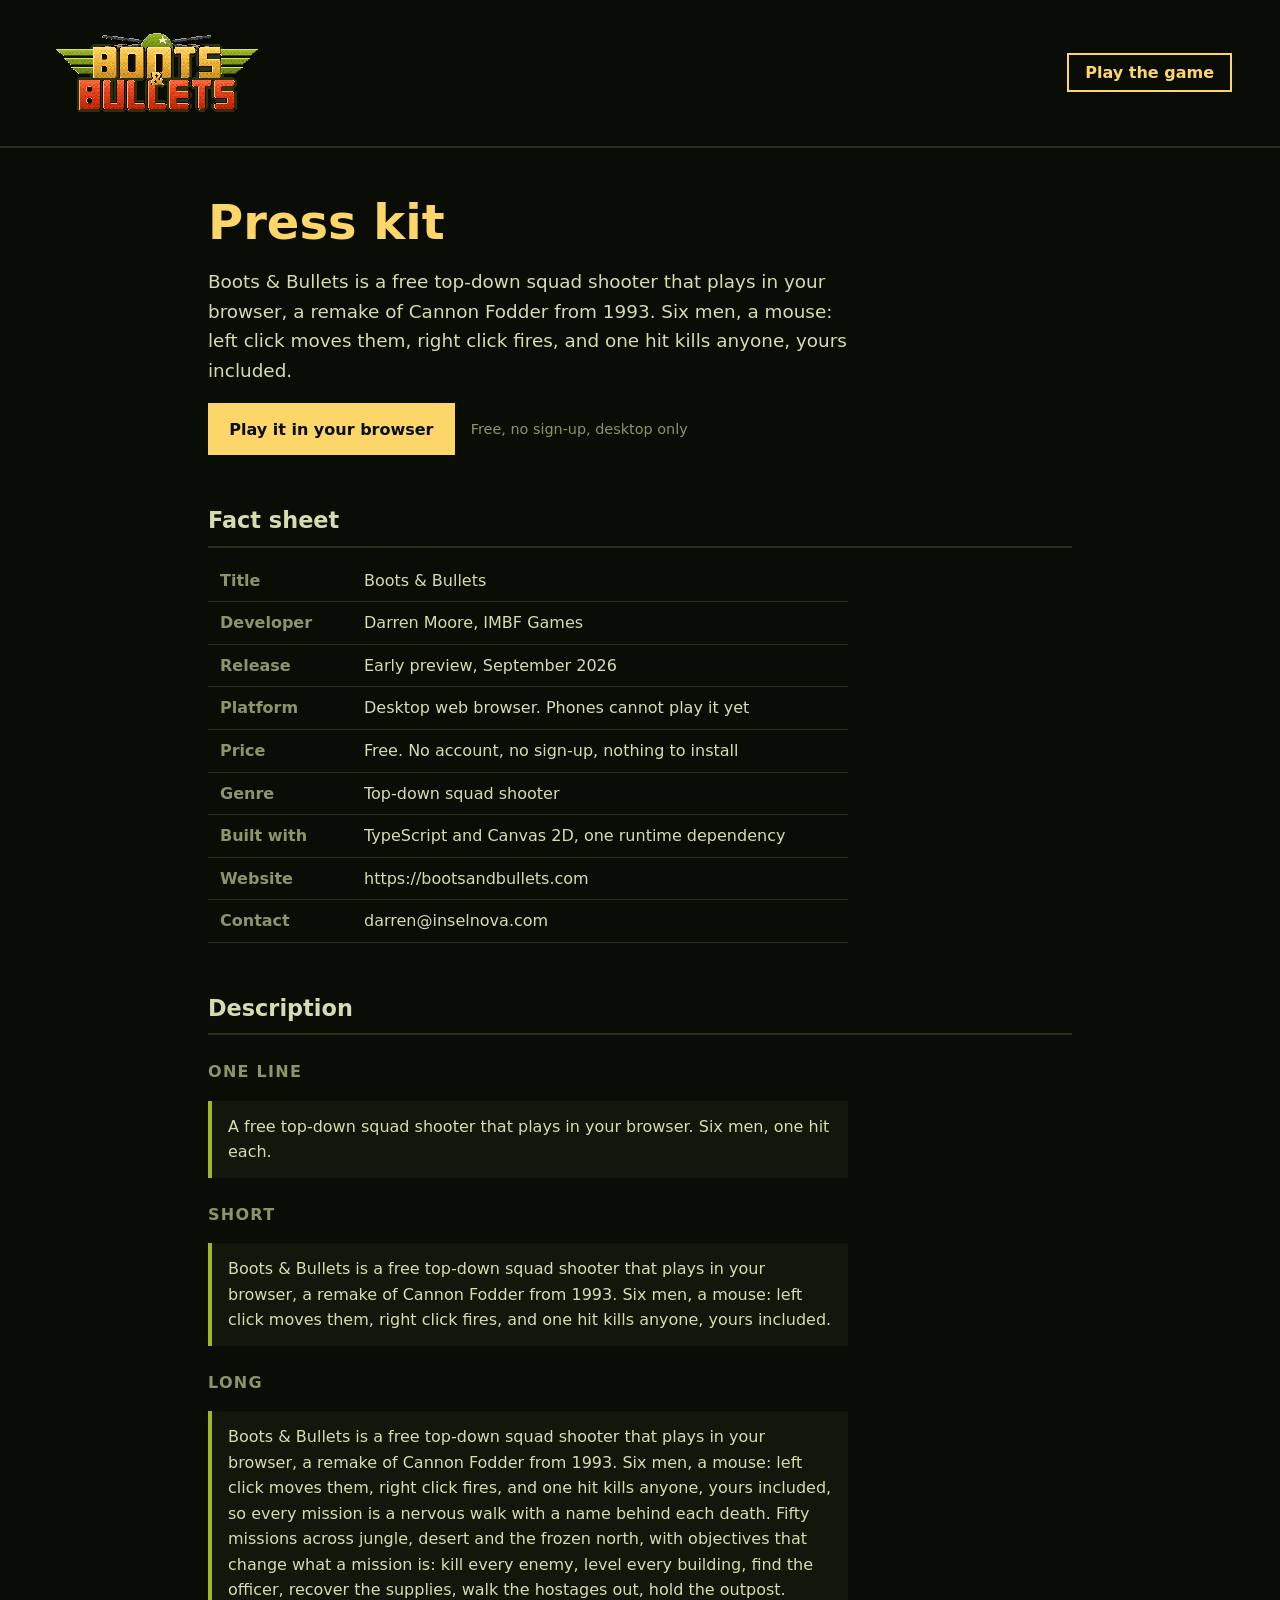
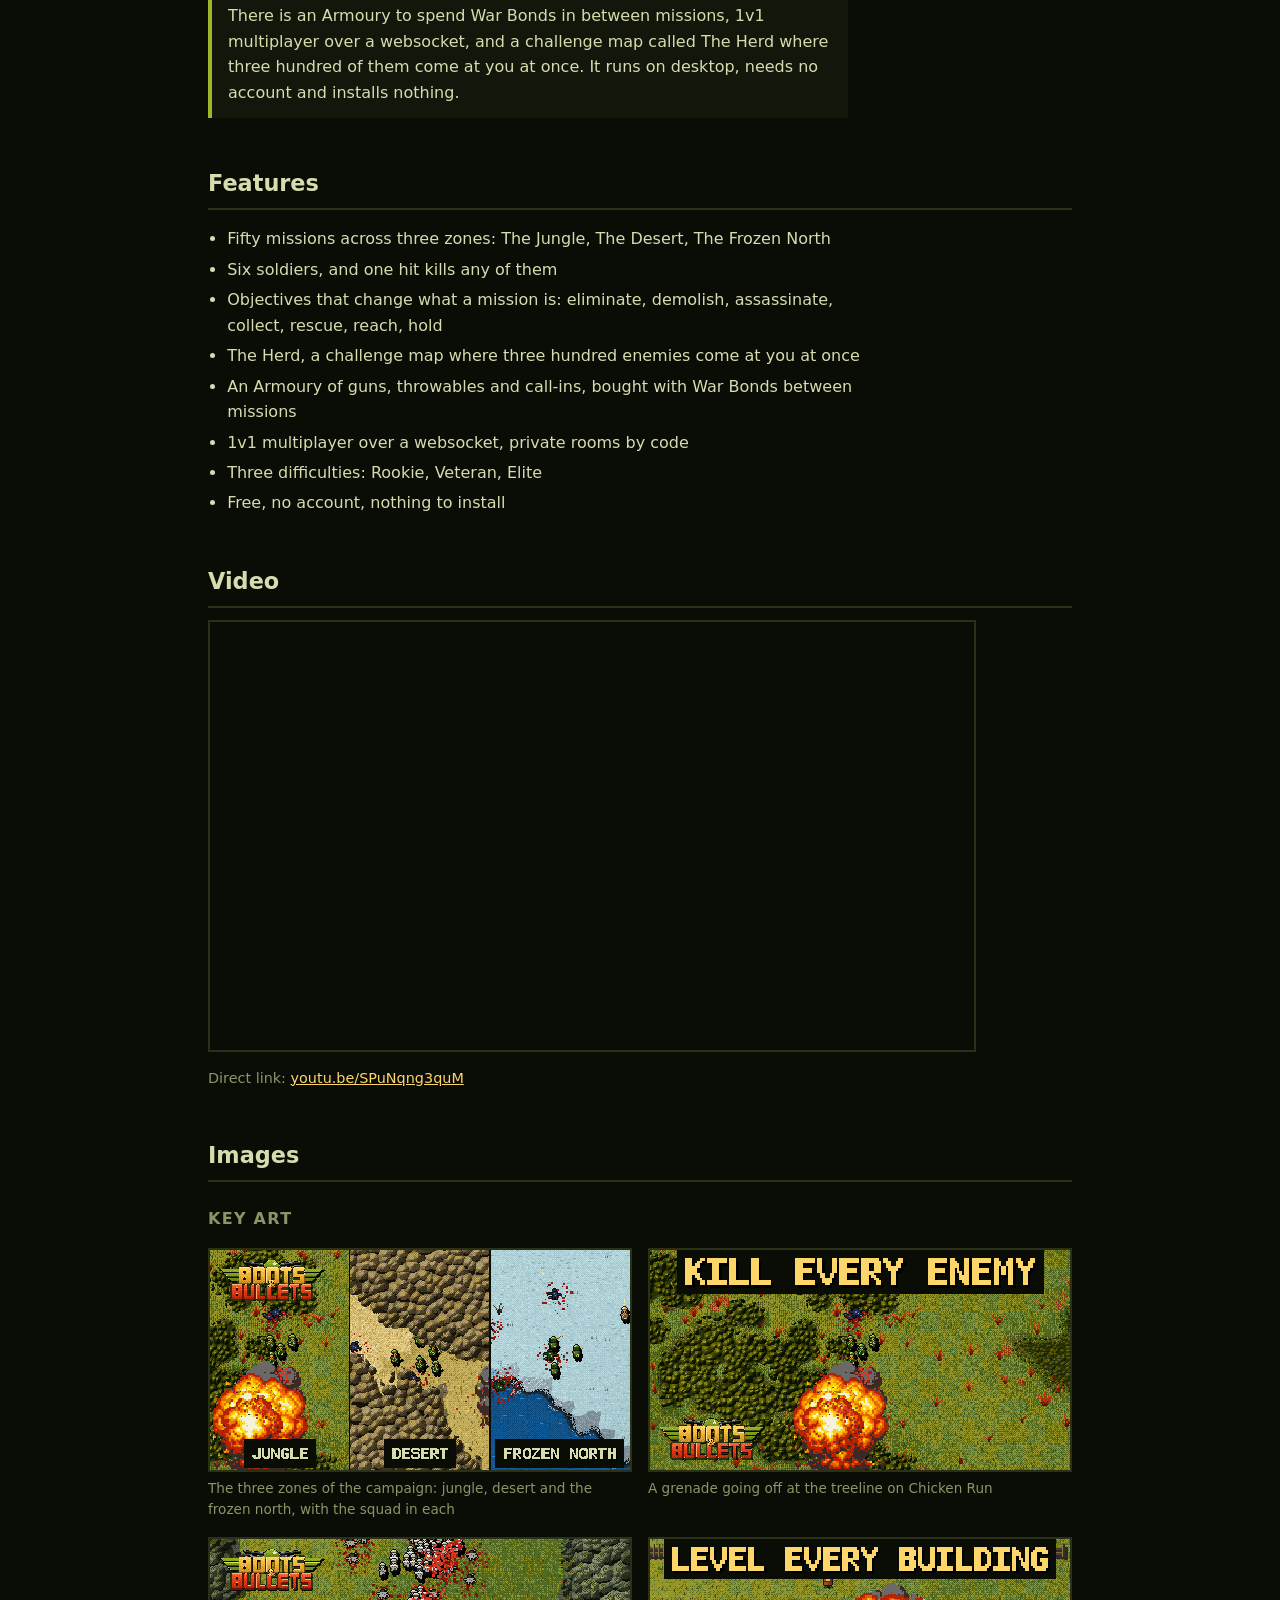
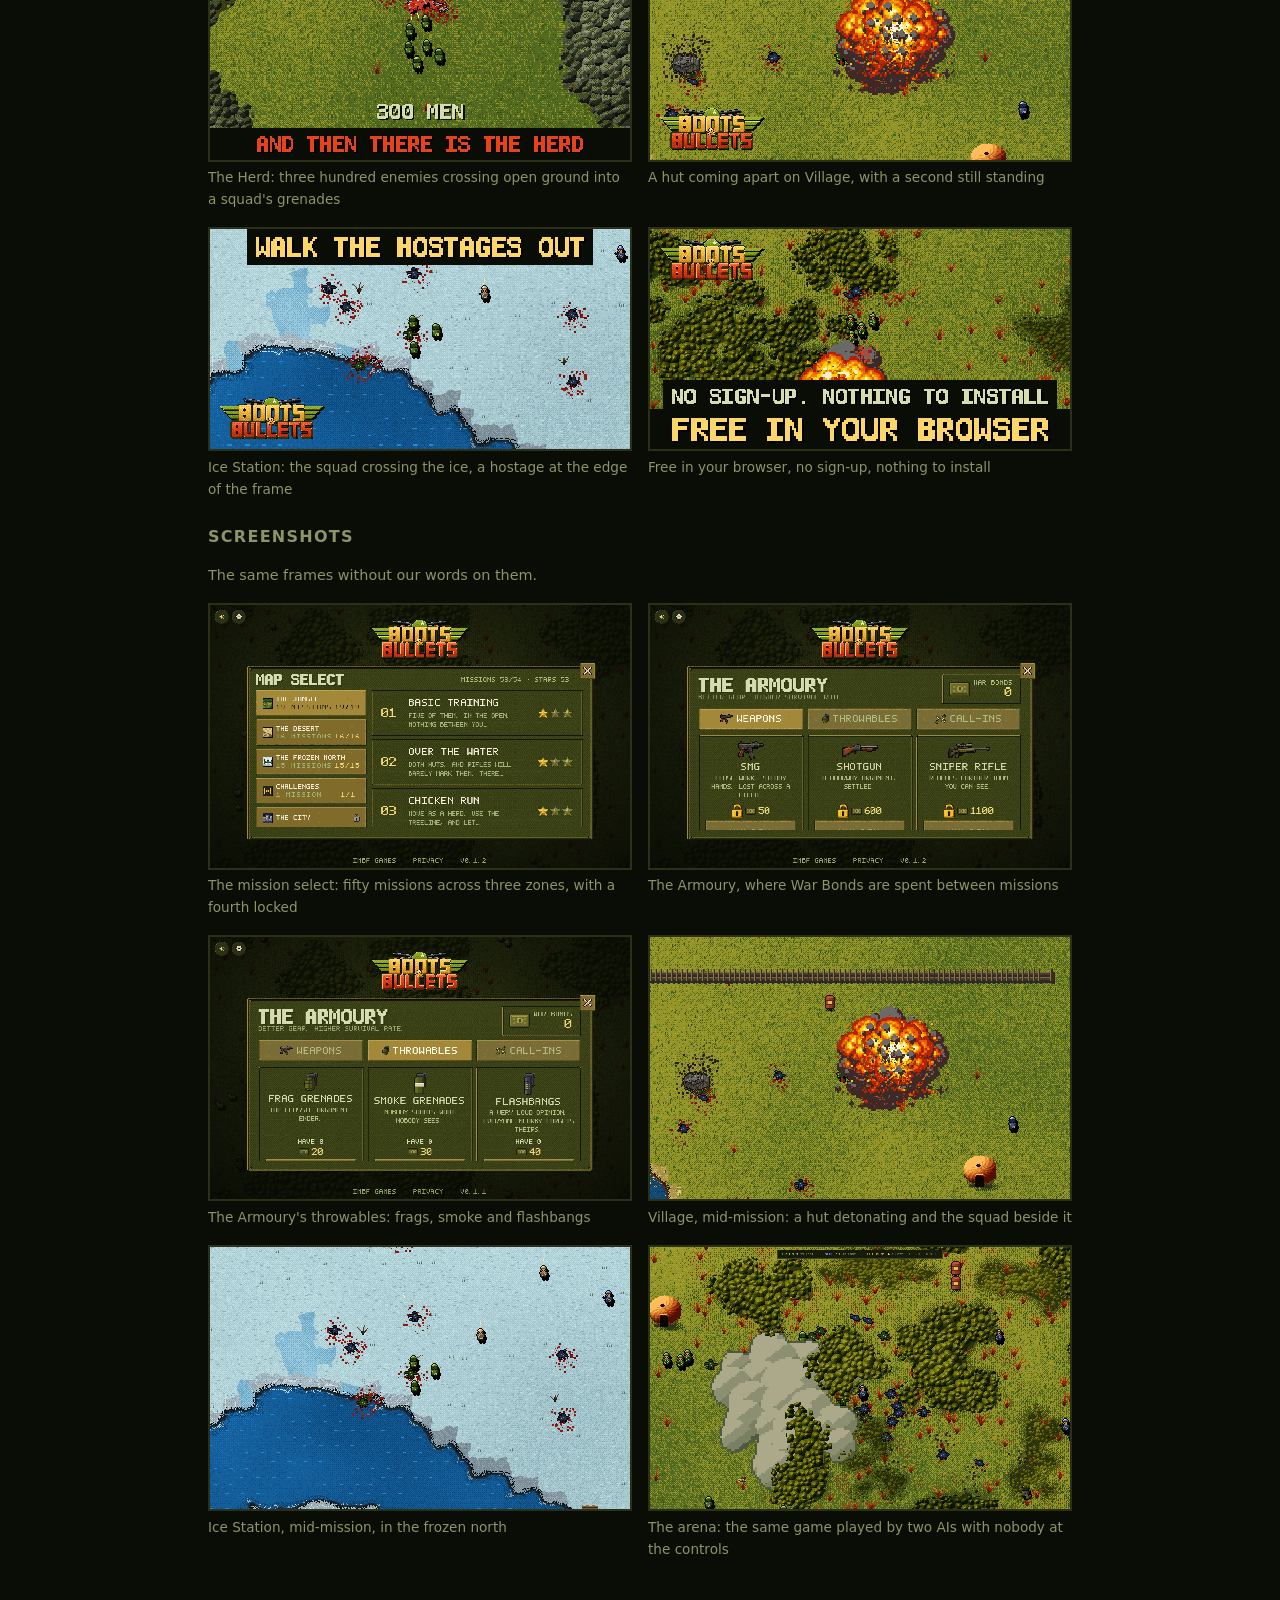
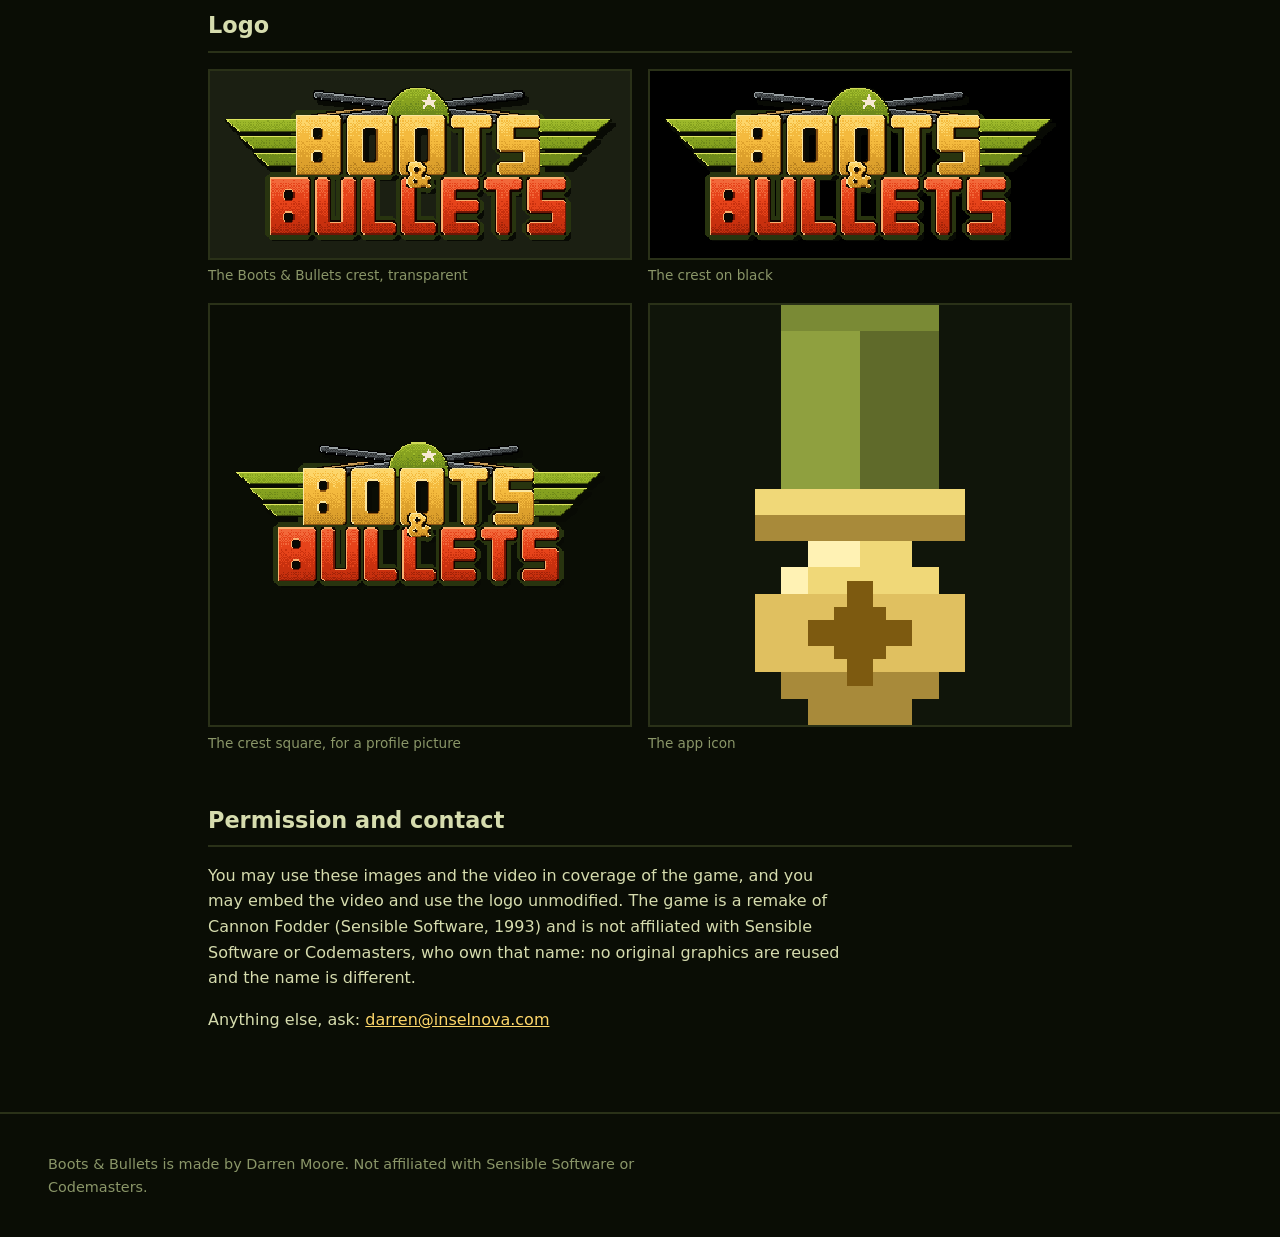
<file: press-kit/index.html>
<!doctype html>
<html lang="en">
<head>
<meta charset="utf-8">
<meta name="viewport" content="width=device-width, initial-scale=1">
<title>Press kit -- Boots &amp; Bullets</title>
<meta name="description" content="A free top-down squad shooter that plays in your browser, a remake of Cannon Fodder from 1993. Fact sheet, screenshots, video and brand assets.">
<link rel="canonical" href="https://bootsandbullets.com/press-kit/">
<meta name="robots" content="index, follow">
<meta property="og:type" content="website">
<meta property="og:site_name" content="Boots &amp; Bullets">
<meta property="og:title" content="Press kit -- Boots &amp; Bullets">
<meta property="og:description" content="A free top-down squad shooter that plays in your browser, a remake of Cannon Fodder from 1993. Fact sheet, screenshots, video and brand assets.">
<meta property="og:url" content="https://bootsandbullets.com/press-kit/">
<meta property="og:image" content="https://bootsandbullets.com/cover.png">
<meta name="twitter:card" content="summary_large_image">
<meta name="twitter:title" content="Press kit -- Boots &amp; Bullets">
<meta name="twitter:description" content="A free top-down squad shooter that plays in your browser, a remake of Cannon Fodder from 1993. Fact sheet, screenshots, video and brand assets.">
<meta name="twitter:image" content="https://bootsandbullets.com/cover.png">
<link rel="icon" href="/icons/favicon-32.png" sizes="32x32">
<link rel="apple-touch-icon" href="/icons/apple-touch-icon.png">
<style>/*
 * The marketing pages' one stylesheet. Hand-written, no framework, no CDN,
 * no webfont: a page for journalists loads instantly, works from a saved
 * copy, and prints.
 *
 * It is NOT the game's stylesheet. The game's chrome is brass plates and a
 * plotted sprite face, and neither survives being text you can select --
 * which is the whole point of this page. So the identity comes from the
 * colours, the crest and the spacing, and the type is a system stack.
 *
 * The colours are the game's own, taken from `tools/lib/house.mjs` (the
 * palette both the films and the covers use) rather than eyedropped, so the
 * page and the pictures on it cannot drift apart.
 */

:root {
  --ground: #0a0d05;      /* the page's own ground */
  --ink: #d6dcae;         /* the share card's text */
  --dim: #8a9668;         /* its byline */
  --gold: #fdd66a;        /* the crest's BOOTS */
  --red: #e6431a;         /* the crest's BULLETS */
  --green: #9cb82a;       /* the wings */
  --plate: #12160b;
  --line: #2a3118;
  --measure: 40rem;
}

* { box-sizing: border-box; }

html { -webkit-text-size-adjust: 100%; }

body {
  margin: 0;
  padding: 0;
  background: var(--ground);
  color: var(--ink);
  font: 16px/1.6 system-ui, -apple-system, "Segoe UI", Roboto, Helvetica, Arial, sans-serif;
}

a { color: var(--gold); }
a:hover { color: var(--ink); }

.top {
  display: flex;
  align-items: center;
  justify-content: space-between;
  gap: 1rem;
  flex-wrap: wrap;
  padding: 1.5rem clamp(1rem, 4vw, 3rem);
  border-bottom: 2px solid var(--line);
}
.top .crest img {
  /* The crest is a plotted sprite: never smoothed, never on a half pixel. */
  width: 220px; height: auto;
  image-rendering: pixelated;
  display: block;
}
.top nav a {
  font-weight: 700;
  text-decoration: none;
  border: 2px solid var(--gold);
  padding: 0.5rem 1rem;
}
.top nav a:hover { background: var(--gold); color: var(--ground); }

main {
  max-width: 60rem;
  margin: 0 auto;
  padding: 2rem clamp(1rem, 4vw, 3rem) 4rem;
}

h1 {
  font-size: clamp(2rem, 6vw, 3rem);
  line-height: 1.1;
  margin: 1rem 0 0.5rem;
  color: var(--gold);
}
h2 {
  font-size: 1.4rem;
  margin: 3rem 0 0.75rem;
  padding-bottom: 0.4rem;
  border-bottom: 2px solid var(--line);
}
h3 {
  font-size: 1rem;
  text-transform: uppercase;
  letter-spacing: 0.08em;
  color: var(--dim);
  margin: 1.5rem 0 0.4rem;
}

p, li { max-width: var(--measure); }
.lede { font-size: 1.15rem; color: var(--ink); }
.note { color: var(--dim); font-size: 0.9rem; }

/* The boilerplate is meant to be selected and pasted, so it looks liftable. */
.copy {
  background: var(--plate);
  border-left: 4px solid var(--green);
  padding: 0.8rem 1rem;
  max-width: var(--measure);
}

.play { display: flex; align-items: center; gap: 1rem; flex-wrap: wrap; }
.button {
  display: inline-block;
  background: var(--gold);
  color: var(--ground);
  font-weight: 700;
  text-decoration: none;
  padding: 0.7rem 1.2rem;
  border: 2px solid var(--gold);
}
.button:hover { background: var(--ground); color: var(--gold); }

table { border-collapse: collapse; width: 100%; max-width: var(--measure); }
th, td { text-align: left; padding: 0.5rem 0.75rem; border-bottom: 1px solid var(--line); vertical-align: top; }
th { color: var(--dim); font-weight: 600; white-space: nowrap; width: 9rem; }

ul { padding-left: 1.2rem; }
li { margin: 0.3rem 0; }

/* Images: a grid that becomes one column on a phone. */
.shots {
  display: grid;
  grid-template-columns: repeat(auto-fit, minmax(min(100%, 20rem), 1fr));
  gap: 1rem;
  margin: 1rem 0;
  padding: 0;
  list-style: none;
}
.shots li { margin: 0; max-width: none; }
.shots img {
  width: 100%;
  height: auto;
  display: block;
  border: 2px solid var(--line);
  /* Every picture here is the game at native pixels. Do not let a browser
     soften them on the way down. */
  image-rendering: pixelated;
}
.shots figcaption, .shots .cap { color: var(--dim); font-size: 0.85rem; padding-top: 0.35rem; }
.shots a { text-decoration: none; }

.brand-grid { background: #1b1f12; }

.embed {
  position: relative;
  max-width: 48rem;
  aspect-ratio: 16 / 9;
  border: 2px solid var(--line);
}
.embed iframe { position: absolute; inset: 0; width: 100%; height: 100%; border: 0; }

.foot {
  border-top: 2px solid var(--line);
  padding: 1.5rem clamp(1rem, 4vw, 3rem);
  color: var(--dim);
  font-size: 0.9rem;
}

/* A press kit gets printed to PDF. Ten lines, and it comes out readable. */
@media print {
  body { background: #fff; color: #000; font-size: 11pt; }
  a { color: #000; }
  h1, h2 { color: #000; border-color: #999; }
  h3 { color: #444; }
  .top nav, .play { display: none; }
  .copy { background: none; border-left: 3px solid #999; }
  .shots { grid-template-columns: 1fr 1fr; }
  .embed { display: none; }
  th { color: #444; }
}
</style>
</head>
<body>
<header class="top">
  <a class="crest" href="/"><img src="/press/logo.png" alt="Boots &amp; Bullets" width="323" height="144"></a>
  <nav><a href="/">Play the game</a></nav>
</header>
<main>
<h1>Press kit</h1>
<p class="lede">Boots &amp; Bullets is a free top-down squad shooter that plays in your browser, a remake of Cannon Fodder from 1993. Six men, a mouse: left click moves them, right click fires, and one hit kills anyone, yours included.</p>
<p class="play"><a class="button" href="/">Play it in your browser</a> <span class="note">Free, no sign-up, desktop only</span></p>

<section id="fact-sheet">
  <h2>Fact sheet</h2>
    <table>
    <tr><th>Title</th><td>Boots &amp; Bullets</td></tr>
    <tr><th>Developer</th><td>Darren Moore, IMBF Games</td></tr>
    <tr><th>Release</th><td>Early preview, September 2026</td></tr>
    <tr><th>Platform</th><td>Desktop web browser. Phones cannot play it yet</td></tr>
    <tr><th>Price</th><td>Free. No account, no sign-up, nothing to install</td></tr>
    <tr><th>Genre</th><td>Top-down squad shooter</td></tr>
    <tr><th>Built with</th><td>TypeScript and Canvas 2D, one runtime dependency</td></tr>
    <tr><th>Website</th><td>https://bootsandbullets.com</td></tr>
    <tr><th>Contact</th><td>darren@inselnova.com</td></tr>
  </table>
</section>

<section id="description">
  <h2>Description</h2>
  <h3>One line</h3>
  <p class="copy">A free top-down squad shooter that plays in your browser. Six men, one hit each.</p>
  <h3>Short</h3>
  <p class="copy">Boots &amp; Bullets is a free top-down squad shooter that plays in your browser, a remake of Cannon Fodder from 1993. Six men, a mouse: left click moves them, right click fires, and one hit kills anyone, yours included.</p>
  <h3>Long</h3>
  <p class="copy">Boots &amp; Bullets is a free top-down squad shooter that plays in your browser, a remake of Cannon Fodder from 1993. Six men, a mouse: left click moves them, right click fires, and one hit kills anyone, yours included, so every mission is a nervous walk with a name behind each death. Fifty missions across jungle, desert and the frozen north, with objectives that change what a mission is: kill every enemy, level every building, find the officer, recover the supplies, walk the hostages out, hold the outpost. There is an Armoury to spend War Bonds in between missions, 1v1 multiplayer over a websocket, and a challenge map called The Herd where three hundred of them come at you at once. It runs on desktop, needs no account and installs nothing.</p>
</section>

<section id="features">
  <h2>Features</h2>
    <ul>
    <li>Fifty missions across three zones: The Jungle, The Desert, The Frozen North</li>
    <li>Six soldiers, and one hit kills any of them</li>
    <li>Objectives that change what a mission is: eliminate, demolish, assassinate, collect, rescue, reach, hold</li>
    <li>The Herd, a challenge map where three hundred enemies come at you at once</li>
    <li>An Armoury of guns, throwables and call-ins, bought with War Bonds between missions</li>
    <li>1v1 multiplayer over a websocket, private rooms by code</li>
    <li>Three difficulties: Rookie, Veteran, Elite</li>
    <li>Free, no account, nothing to install</li>
  </ul>
</section>

<section id="video">
  <h2>Video</h2>
    <div class="embed"><iframe src="https://www.youtube-nocookie.com/embed/SPuNqng3quM" title="Boots &amp; Bullets: every mission type in forty seconds" loading="lazy" allowfullscreen></iframe></div>
  <p class="note">Direct link: <a href="https://youtu.be/SPuNqng3quM">youtu.be/SPuNqng3quM</a></p>
</section>

<section id="images">
  <h2>Images</h2>
  <h3>Key art</h3>
    <ul class="shots">
    <li><a href="/press/three-zones.png"><img class="" src="/press/three-zones.png" alt="The three zones of the campaign: jungle, desert and the frozen north, with the squad in each" loading="lazy"></a><div class="cap">The three zones of the campaign: jungle, desert and the frozen north, with the squad in each</div></li>
    <li><a href="/press/kill-every-enemy.png"><img class="" src="/press/kill-every-enemy.png" alt="A grenade going off at the treeline on Chicken Run" loading="lazy"></a><div class="cap">A grenade going off at the treeline on Chicken Run</div></li>
    <li><a href="/press/the-herd.png"><img class="" src="/press/the-herd.png" alt="The Herd: three hundred enemies crossing open ground into a squad's grenades" loading="lazy"></a><div class="cap">The Herd: three hundred enemies crossing open ground into a squad's grenades</div></li>
    <li><a href="/press/level-every-building.png"><img class="" src="/press/level-every-building.png" alt="A hut coming apart on Village, with a second still standing" loading="lazy"></a><div class="cap">A hut coming apart on Village, with a second still standing</div></li>
    <li><a href="/press/walk-the-hostages-out.png"><img class="" src="/press/walk-the-hostages-out.png" alt="Ice Station: the squad crossing the ice, a hostage at the edge of the frame" loading="lazy"></a><div class="cap">Ice Station: the squad crossing the ice, a hostage at the edge of the frame</div></li>
    <li><a href="/press/no-sign-up.png"><img class="" src="/press/no-sign-up.png" alt="Free in your browser, no sign-up, nothing to install" loading="lazy"></a><div class="cap">Free in your browser, no sign-up, nothing to install</div></li>
  </ul>
  <h3>Screenshots</h3>
  <p class="note">The same frames without our words on them.</p>
    <ul class="shots">
    <li><a href="/press/2026-09-08-level-select.png"><img class="" src="/press/2026-09-08-level-select.png" alt="The mission select: fifty missions across three zones, with a fourth locked" loading="lazy"></a><div class="cap">The mission select: fifty missions across three zones, with a fourth locked</div></li>
    <li><a href="/press/2026-09-08-the-armoury.png"><img class="" src="/press/2026-09-08-the-armoury.png" alt="The Armoury, where War Bonds are spent between missions" loading="lazy"></a><div class="cap">The Armoury, where War Bonds are spent between missions</div></li>
    <li><a href="/press/2026-09-09-throwables.png"><img class="" src="/press/2026-09-09-throwables.png" alt="The Armoury's throwables: frags, smoke and flashbangs" loading="lazy"></a><div class="cap">The Armoury's throwables: frags, smoke and flashbangs</div></li>
    <li><a href="/press/2026-09-09-village.png"><img class="" src="/press/2026-09-09-village.png" alt="Village, mid-mission: a hut detonating and the squad beside it" loading="lazy"></a><div class="cap">Village, mid-mission: a hut detonating and the squad beside it</div></li>
    <li><a href="/press/2026-09-09-ice-station-wide.png"><img class="" src="/press/2026-09-09-ice-station-wide.png" alt="Ice Station, mid-mission, in the frozen north" loading="lazy"></a><div class="cap">Ice Station, mid-mission, in the frozen north</div></li>
    <li><a href="/press/2026-09-08-arena-cpu-vs-cpu.png"><img class="" src="/press/2026-09-08-arena-cpu-vs-cpu.png" alt="The arena: the same game played by two AIs with nobody at the controls" loading="lazy"></a><div class="cap">The arena: the same game played by two AIs with nobody at the controls</div></li>
  </ul>
</section>

<section id="brand">
  <h2>Logo</h2>
    <ul class="shots">
    <li><a href="/press/logo.png"><img class="brand-grid" src="/press/logo.png" alt="The Boots &amp; Bullets crest, transparent" loading="lazy"></a><div class="cap">The Boots &amp; Bullets crest, transparent</div></li>
    <li><a href="/press/logo-on-black.png"><img class="brand-grid" src="/press/logo-on-black.png" alt="The crest on black" loading="lazy"></a><div class="cap">The crest on black</div></li>
    <li><a href="/press/logo-square.png"><img class="brand-grid" src="/press/logo-square.png" alt="The crest square, for a profile picture" loading="lazy"></a><div class="cap">The crest square, for a profile picture</div></li>
    <li><a href="/press/icon-512.png"><img class="brand-grid" src="/press/icon-512.png" alt="The app icon" loading="lazy"></a><div class="cap">The app icon</div></li>
  </ul>
</section>

<section id="permission">
  <h2>Permission and contact</h2>
  <p>You may use these images and the video in coverage of the game, and you may embed the video and use the logo unmodified. The game is a remake of Cannon Fodder (Sensible Software, 1993) and is not affiliated with Sensible Software or Codemasters, who own that name: no original graphics are reused and the name is different.</p>
  <p>Anything else, ask: <a href="mailto:darren@inselnova.com">darren@inselnova.com</a></p>
</section>

</main>
<footer class="foot">
  <p>Boots &amp; Bullets is made by Darren Moore. Not affiliated with Sensible Software or Codemasters.</p>
</footer>
</body>
</html>
</file>
